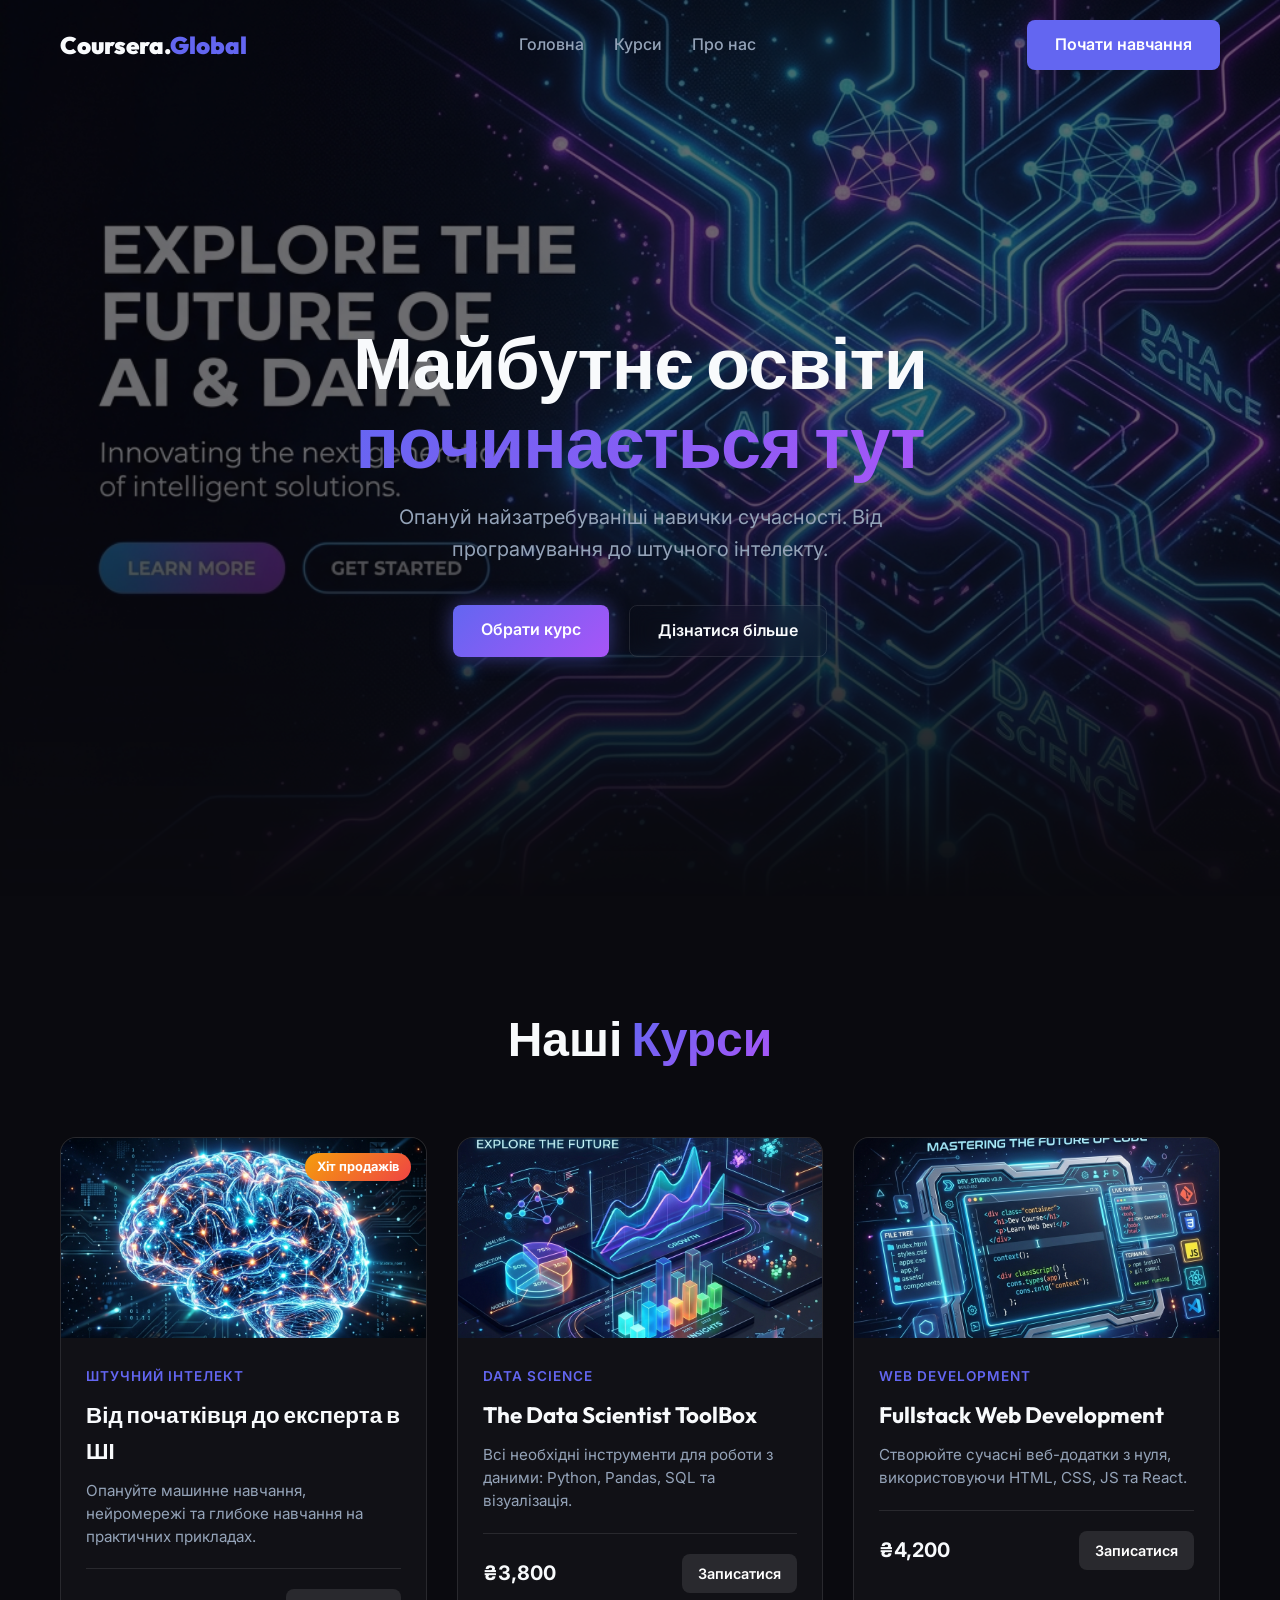
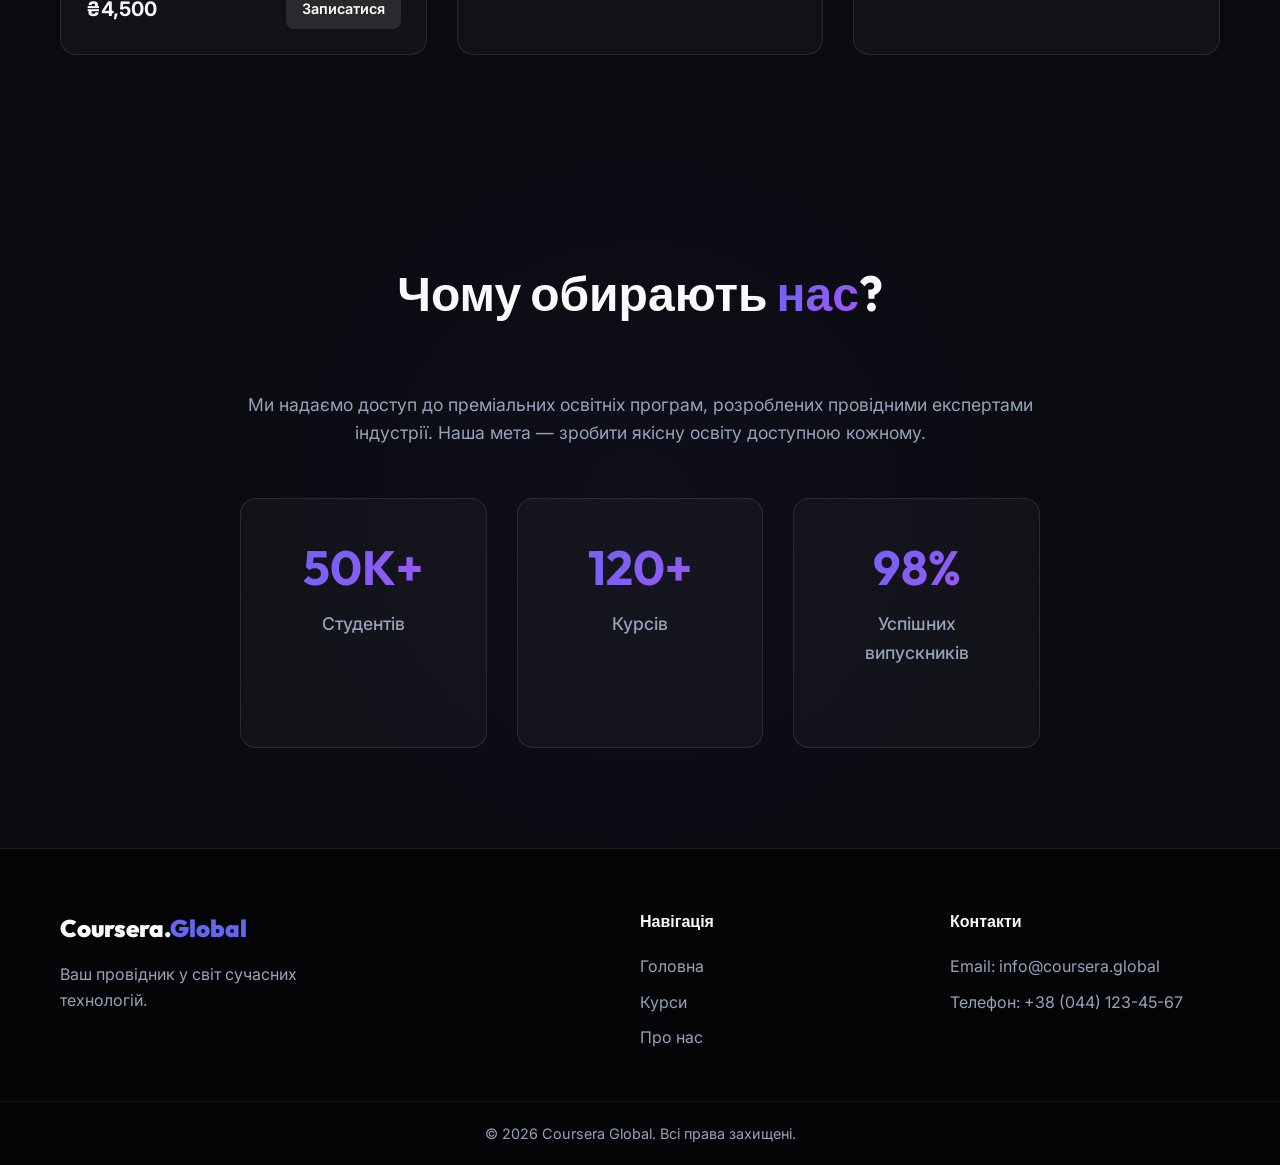
<file: index.html>
<!DOCTYPE html>
<html lang="uk">
<head>
    <meta charset="UTF-8">
    <meta name="viewport" content="width=device-width, initial-scale=1.0">
    <meta name="description" content="Топові онлайн курси з програмування, штучного інтелекту та науки про дані. Від початківця до експерта.">
    <title>Coursera Global | Топові онлайн курси</title>
    <!-- Google Fonts -->
    <link rel="preconnect" href="https://fonts.googleapis.com">
    <link rel="preconnect" href="https://fonts.gstatic.com" crossorigin>
    <link href="https://fonts.googleapis.com/css2?family=Inter:wght@300;400;600;800&family=Outfit:wght@400;700;900&display=swap" rel="stylesheet">
    <link rel="stylesheet" href="styles.css">
</head>
<body>
    <header class="navbar">
        <div class="container">
            <a href="#" class="logo">Coursera.<span>Global</span></a>
            <nav>
                <ul class="nav-links">
                    <li><a href="#home">Головна</a></li>
                    <li><a href="#courses">Курси</a></li>
                    <li><a href="#about">Про нас</a></li>
                </ul>
            </nav>
            <a href="#" class="btn btn-primary open-modal-btn">Почати навчання</a>
        </div>
    </header>

    <section id="home" class="hero">
        <div class="hero-bg">
            <img src="assets/images/hero_bg_1777875494556.png" alt="Hero Background">
        </div>
        <div class="container hero-content">
            <h1 class="hero-title">Майбутнє освіти <br><span class="gradient-text">починається тут</span></h1>
            <p class="hero-subtitle">Опануй найзатребуваніші навички сучасності. Від програмування до штучного інтелекту.</p>
            <div class="hero-buttons">
                <a href="#courses" class="btn btn-glow">Обрати курс</a>
                <a href="#about" class="btn btn-outline">Дізнатися більше</a>
            </div>
        </div>
    </section>

    <section id="courses" class="courses-section">
        <div class="container">
            <h2 class="section-title">Наші <span class="gradient-text">Курси</span></h2>
            <div class="courses-grid">
                
                <div class="course-card">
                    <div class="course-image">
                        <img src="assets/images/ai_course_1777875515535.png" alt="Від початківця до експерта в ШІ">
                        <div class="course-badge">Хіт продажів</div>
                    </div>
                    <div class="course-info">
                        <span class="course-category">Штучний Інтелект</span>
                        <h3 class="course-title">Від початківця до експерта в ШІ</h3>
                        <p class="course-desc">Опануйте машинне навчання, нейромережі та глибоке навчання на практичних прикладах.</p>
                        <div class="course-footer">
                            <span class="course-price">₴4,500</span>
                            <a href="#" class="btn btn-small">Записатися</a>
                        </div>
                    </div>
                </div>

                <div class="course-card">
                    <div class="course-image">
                        <img src="assets/images/data_course_1777875534567.png" alt="The Data Scientist ToolBox">
                    </div>
                    <div class="course-info">
                        <span class="course-category">Data Science</span>
                        <h3 class="course-title">The Data Scientist ToolBox</h3>
                        <p class="course-desc">Всі необхідні інструменти для роботи з даними: Python, Pandas, SQL та візуалізація.</p>
                        <div class="course-footer">
                            <span class="course-price">₴3,800</span>
                            <a href="#" class="btn btn-small">Записатися</a>
                        </div>
                    </div>
                </div>

                <div class="course-card">
                    <div class="course-image">
                        <img src="assets/images/web_course_1777875548186.png" alt="Fullstack Web Development">
                    </div>
                    <div class="course-info">
                        <span class="course-category">Web Development</span>
                        <h3 class="course-title">Fullstack Web Development</h3>
                        <p class="course-desc">Створюйте сучасні веб-додатки з нуля, використовуючи HTML, CSS, JS та React.</p>
                        <div class="course-footer">
                            <span class="course-price">₴4,200</span>
                            <a href="#" class="btn btn-small">Записатися</a>
                        </div>
                    </div>
                </div>

            </div>
        </div>
    </section>

    <section id="about" class="about-section">
        <div class="container">
            <div class="about-content">
                <h2 class="section-title">Чому обирають <span class="gradient-text">нас</span>?</h2>
                <p>Ми надаємо доступ до преміальних освітніх програм, розроблених провідними експертами індустрії. Наша мета — зробити якісну освіту доступною кожному.</p>
                <div class="stats-grid">
                    <div class="stat-card">
                        <h4 class="stat-number">50K+</h4>
                        <p class="stat-label">Студентів</p>
                    </div>
                    <div class="stat-card">
                        <h4 class="stat-number">120+</h4>
                        <p class="stat-label">Курсів</p>
                    </div>
                    <div class="stat-card">
                        <h4 class="stat-number">98%</h4>
                        <p class="stat-label">Успішних випускників</p>
                    </div>
                </div>
            </div>
        </div>
    </section>

    <footer>
        <div class="container footer-content">
            <div class="footer-logo">
                <a href="#" class="logo">Coursera.<span>Global</span></a>
                <p>Ваш провідник у світ сучасних технологій.</p>
            </div>
            <div class="footer-links">
                <h4>Навігація</h4>
                <ul>
                    <li><a href="#home">Головна</a></li>
                    <li><a href="#courses">Курси</a></li>
                    <li><a href="#about">Про нас</a></li>
                </ul>
            </div>
            <div class="footer-contact">
                <h4>Контакти</h4>
                <p>Email: info@coursera.global</p>
                <p>Телефон: +38 (044) 123-45-67</p>
            </div>
        </div>
        <div class="footer-bottom">
            <p>&copy; 2026 Coursera Global. Всі права захищені.</p>
        </div>
    </footer>

    <!-- Modal -->
    <div id="enrollModal" class="modal">
        <div class="modal-content">
            <span class="close-modal">&times;</span>
            <h3 class="modal-title">Заявка на навчання</h3>
            <p class="modal-notice">Наступний триместр розпочнеться з 1-го червня. До того часу Ви можете залишити заявку, і ми з вами зв'яжемося.</p>
            <form id="enrollForm" class="enroll-form">
                <div class="form-group">
                    <label for="name">Ваше ім'я</label>
                    <input type="text" id="name" required placeholder="Іван Іванов">
                </div>
                <div class="form-group">
                    <label for="email">Email</label>
                    <input type="email" id="email" required placeholder="example@email.com">
                </div>
                <div class="form-group">
                    <label for="phone">Номер телефону</label>
                    <input type="tel" id="phone" required placeholder="+38 (000) 000-00-00">
                </div>
                <button type="submit" class="btn btn-glow w-100">Відправити заявку</button>
            </form>
            <div id="successMessage" class="success-message" style="display: none;">
                <p>Дякуємо! Вашу заявку успішно прийнято. Ми зв'яжемося з вами найближчим часом.</p>
            </div>
        </div>
    </div>

    <script src="script.js"></script>
</body>
</html>
</file>
<file: styles.css>
:root {
    --bg-dark: #0a0a0f;
    --bg-card: rgba(255, 255, 255, 0.03);
    --border-color: rgba(255, 255, 255, 0.1);
    --primary-color: #6366f1;
    --primary-glow: rgba(99, 102, 241, 0.5);
    --secondary-color: #a855f7;
    --text-main: #f8fafc;
    --text-muted: #94a3b8;
    --font-heading: 'Outfit', sans-serif;
    --font-body: 'Inter', sans-serif;
}

* {
    margin: 0;
    padding: 0;
    box-sizing: border-box;
}

html {
    scroll-behavior: smooth;
}

body {
    font-family: var(--font-body);
    background-color: var(--bg-dark);
    color: var(--text-main);
    line-height: 1.6;
    overflow-x: hidden;
}

.container {
    max-width: 1200px;
    margin: 0 auto;
    padding: 0 20px;
}

/* Typography */
h1, h2, h3, h4 {
    font-family: var(--font-heading);
    font-weight: 700;
}

.gradient-text {
    background: linear-gradient(135deg, var(--primary-color), var(--secondary-color));
    -webkit-background-clip: text;
    -webkit-text-fill-color: transparent;
    background-clip: text;
}

/* Buttons */
.btn {
    display: inline-block;
    padding: 12px 28px;
    border-radius: 8px;
    font-weight: 600;
    text-decoration: none;
    transition: all 0.3s ease;
    cursor: pointer;
    border: none;
    font-size: 1rem;
}

.btn-primary {
    background: var(--primary-color);
    color: white;
}

.btn-primary:hover {
    background: #4f46e5;
}

.btn-glow {
    background: linear-gradient(135deg, var(--primary-color), var(--secondary-color));
    color: white;
    box-shadow: 0 0 20px var(--primary-glow);
}

.btn-glow:hover {
    box-shadow: 0 0 30px var(--primary-glow);
    transform: translateY(-2px);
}

.btn-outline {
    background: transparent;
    color: var(--text-main);
    border: 1px solid var(--border-color);
    backdrop-filter: blur(10px);
}

.btn-outline:hover {
    background: rgba(255, 255, 255, 0.1);
    transform: translateY(-2px);
}

.btn-small {
    padding: 8px 16px;
    font-size: 0.9rem;
    background: rgba(255,255,255,0.1);
    color: white;
}

.btn-small:hover {
    background: var(--primary-color);
}

/* Navbar */
.navbar {
    position: fixed;
    top: 0;
    left: 0;
    width: 100%;
    padding: 20px 0;
    z-index: 1000;
    transition: all 0.3s ease;
}

.navbar.scrolled {
    background: rgba(10, 10, 15, 0.8);
    backdrop-filter: blur(12px);
    border-bottom: 1px solid var(--border-color);
    padding: 15px 0;
}

.navbar .container {
    display: flex;
    justify-content: space-between;
    align-items: center;
}

.logo {
    font-family: var(--font-heading);
    font-size: 1.5rem;
    font-weight: 900;
    color: var(--text-main);
    text-decoration: none;
}

.logo span {
    color: var(--primary-color);
}

.nav-links {
    display: flex;
    list-style: none;
    gap: 30px;
}

.nav-links a {
    color: var(--text-muted);
    text-decoration: none;
    font-weight: 500;
    transition: color 0.3s ease;
}

.nav-links a:hover {
    color: var(--text-main);
}

/* Hero Section */
.hero {
    position: relative;
    min-height: 100vh;
    display: flex;
    align-items: center;
    padding-top: 80px;
}

.hero-bg {
    position: absolute;
    top: 0;
    left: 0;
    width: 100%;
    height: 100%;
    z-index: -1;
    overflow: hidden;
}

.hero-bg img {
    width: 100%;
    height: 100%;
    object-fit: cover;
    opacity: 0.4;
    mask-image: linear-gradient(to bottom, black 50%, transparent 100%);
    -webkit-mask-image: linear-gradient(to bottom, black 50%, transparent 100%);
}

.hero-content {
    text-align: center;
    max-width: 800px;
    margin: 0 auto;
}

.hero-title {
    font-size: 4.5rem;
    line-height: 1.1;
    margin-bottom: 20px;
    letter-spacing: -1px;
}

.hero-subtitle {
    font-size: 1.25rem;
    color: var(--text-muted);
    margin-bottom: 40px;
    max-width: 600px;
    margin-left: auto;
    margin-right: auto;
}

.hero-buttons {
    display: flex;
    gap: 20px;
    justify-content: center;
}

/* Courses Section */
.courses-section {
    padding: 100px 0;
    position: relative;
}

.section-title {
    font-size: 3rem;
    text-align: center;
    margin-bottom: 60px;
}

.courses-grid {
    display: grid;
    grid-template-columns: repeat(auto-fit, minmax(320px, 1fr));
    gap: 30px;
}

.course-card {
    background: var(--bg-card);
    border: 1px solid var(--border-color);
    border-radius: 16px;
    overflow: hidden;
    transition: all 0.4s ease;
    position: relative;
}

.course-card:hover {
    transform: translateY(-10px);
    border-color: var(--primary-color);
    box-shadow: 0 10px 30px rgba(99, 102, 241, 0.1);
}

.course-image {
    position: relative;
    height: 200px;
    overflow: hidden;
}

.course-image img {
    width: 100%;
    height: 100%;
    object-fit: cover;
    transition: transform 0.5s ease;
}

.course-card:hover .course-image img {
    transform: scale(1.05);
}

.course-badge {
    position: absolute;
    top: 15px;
    right: 15px;
    background: linear-gradient(135deg, #f59e0b, #ef4444);
    color: white;
    padding: 4px 12px;
    border-radius: 20px;
    font-size: 0.8rem;
    font-weight: 700;
}

.course-info {
    padding: 25px;
}

.course-category {
    font-size: 0.85rem;
    color: var(--primary-color);
    font-weight: 600;
    text-transform: uppercase;
    letter-spacing: 1px;
}

.course-title {
    font-size: 1.4rem;
    margin: 10px 0;
    color: var(--text-main);
}

.course-desc {
    color: var(--text-muted);
    font-size: 0.95rem;
    margin-bottom: 20px;
    line-height: 1.5;
}

.course-footer {
    display: flex;
    justify-content: space-between;
    align-items: center;
    padding-top: 20px;
    border-top: 1px solid var(--border-color);
}

.course-price {
    font-size: 1.25rem;
    font-weight: 700;
    color: var(--text-main);
}

/* About Section */
.about-section {
    padding: 100px 0;
    background: radial-gradient(circle at center, rgba(99, 102, 241, 0.05) 0%, transparent 70%);
}

.about-content {
    text-align: center;
    max-width: 800px;
    margin: 0 auto;
}

.about-content p {
    color: var(--text-muted);
    font-size: 1.1rem;
    margin-bottom: 50px;
}

.stats-grid {
    display: grid;
    grid-template-columns: repeat(3, 1fr);
    gap: 30px;
}

.stat-card {
    background: var(--bg-card);
    border: 1px solid var(--border-color);
    border-radius: 16px;
    padding: 30px;
    transition: transform 0.3s ease;
}

.stat-card:hover {
    transform: translateY(-5px);
    border-color: rgba(255,255,255,0.2);
}

.stat-number {
    font-size: 3rem;
    color: var(--text-main);
    margin-bottom: 5px;
    background: linear-gradient(135deg, var(--primary-color), var(--secondary-color));
    -webkit-background-clip: text;
    -webkit-text-fill-color: transparent;
}

.stat-label {
    color: var(--text-muted);
    font-weight: 500;
}

/* Footer */
footer {
    background: rgba(0,0,0,0.5);
    border-top: 1px solid var(--border-color);
    padding: 60px 0 20px;
}

.footer-content {
    display: grid;
    grid-template-columns: 2fr 1fr 1fr;
    gap: 40px;
    margin-bottom: 40px;
}

.footer-logo p {
    color: var(--text-muted);
    margin-top: 15px;
    max-width: 300px;
}

.footer-links h4, .footer-contact h4 {
    color: var(--text-main);
    margin-bottom: 20px;
    font-family: var(--font-heading);
}

.footer-links ul {
    list-style: none;
}

.footer-links li {
    margin-bottom: 10px;
}

.footer-links a {
    color: var(--text-muted);
    text-decoration: none;
    transition: color 0.3s ease;
}

.footer-links a:hover {
    color: var(--primary-color);
}

.footer-contact p {
    color: var(--text-muted);
    margin-bottom: 10px;
}

.footer-bottom {
    text-align: center;
    padding-top: 20px;
    border-top: 1px solid rgba(255,255,255,0.05);
    color: var(--text-muted);
    font-size: 0.9rem;
}

/* Modal Styles */
.modal {
    display: none;
    position: fixed;
    top: 0;
    left: 0;
    width: 100%;
    height: 100%;
    background-color: rgba(0, 0, 0, 0.7);
    backdrop-filter: blur(8px);
    z-index: 2000;
    align-items: center;
    justify-content: center;
    opacity: 0;
    transition: opacity 0.3s ease;
}

.modal.show {
    display: flex;
    opacity: 1;
}

.modal-content {
    background: var(--bg-dark);
    border: 1px solid var(--border-color);
    border-radius: 16px;
    padding: 40px;
    width: 90%;
    max-width: 500px;
    position: relative;
    transform: translateY(-20px);
    transition: transform 0.3s ease;
    box-shadow: 0 25px 50px -12px rgba(0, 0, 0, 0.5);
}

.modal.show .modal-content {
    transform: translateY(0);
}

.close-modal {
    position: absolute;
    top: 20px;
    right: 25px;
    font-size: 1.8rem;
    color: var(--text-muted);
    cursor: pointer;
    transition: color 0.3s ease;
}

.close-modal:hover {
    color: var(--text-main);
}

.modal-title {
    font-size: 1.8rem;
    margin-bottom: 10px;
    color: var(--text-main);
}

.modal-notice {
    color: var(--primary-color);
    font-size: 0.95rem;
    margin-bottom: 25px;
    background: rgba(99, 102, 241, 0.1);
    padding: 12px 15px;
    border-radius: 8px;
    border-left: 4px solid var(--primary-color);
    line-height: 1.5;
}

.form-group {
    margin-bottom: 20px;
}

.form-group label {
    display: block;
    margin-bottom: 8px;
    color: var(--text-muted);
    font-size: 0.9rem;
}

.form-group input {
    width: 100%;
    padding: 12px 15px;
    background: rgba(255, 255, 255, 0.05);
    border: 1px solid var(--border-color);
    border-radius: 8px;
    color: var(--text-main);
    font-family: var(--font-body);
    font-size: 1rem;
    transition: border-color 0.3s ease, background 0.3s ease;
}

.form-group input:focus {
    outline: none;
    border-color: var(--primary-color);
    background: rgba(255, 255, 255, 0.08);
}

.w-100 {
    width: 100%;
}

.success-message {
    text-align: center;
    color: #10b981;
    background: rgba(16, 185, 129, 0.1);
    padding: 20px;
    border-radius: 8px;
    border: 1px solid rgba(16, 185, 129, 0.2);
}

/* Responsive */
@media (max-width: 768px) {
    .nav-links {
        display: none;
    }
    .hero-title {
        font-size: 3rem;
    }
    .stats-grid {
        grid-template-columns: 1fr;
    }
    .footer-content {
        grid-template-columns: 1fr;
    }
}
</file>
